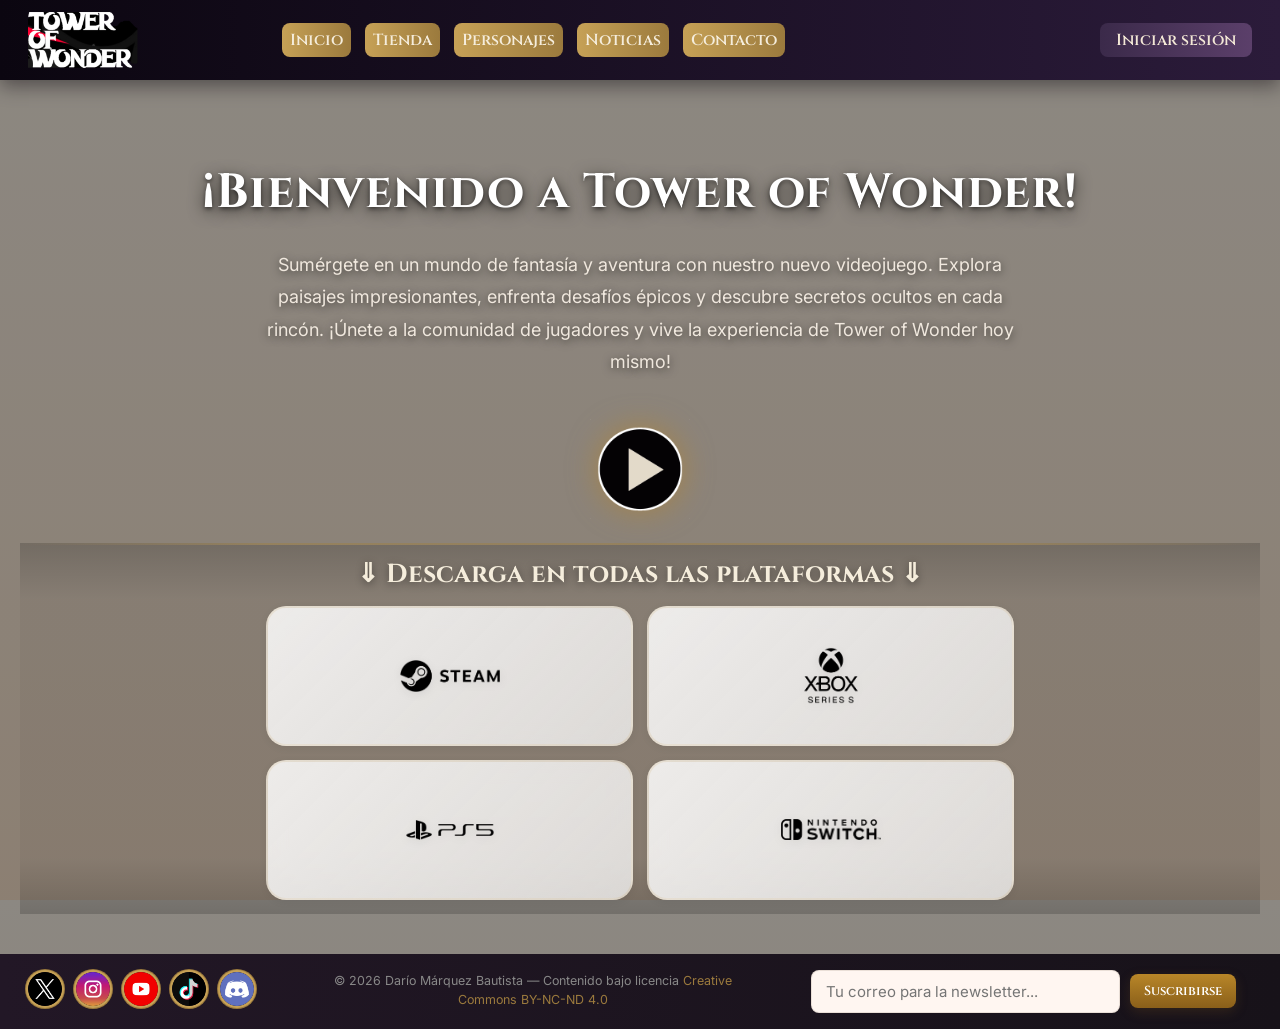
<file: index.html>
<!DOCTYPE html>
<html lang="es">
<head>
  <meta charset="UTF-8">
  <meta name="viewport" content="width=device-width, initial-scale=1.0">
  <title>Tower of Wonder - Inicio</title>
  <link rel="icon" type="image/x-icon" href="favicon.ico">
  <link rel="stylesheet" href="global.css">
  <link rel="stylesheet" href="index.css">
</head>
<body>

  <!-- Cabecera -->
  <header class="header">
    <a href="index.html" class="enlace-logo">
      <img src="assets/img/logo.png" alt="Tower of Wonder Logo" class="logo-imagen">
    </a>

    <div class="contenedor-menu">
      <ul class="menu-principal">
        <li class="item-navegacion">
          <a href="index.html" class="boton enlace-navegacion">Inicio</a>
        </li>
        <li class="item-navegacion">
          <a href="tienda.html" class="boton enlace-navegacion">Tienda</a>
        </li>
        <li class="item-navegacion">
          <a href="personajes.html" class="boton enlace-navegacion">Personajes</a>
        </li>
        <li class="item-navegacion">
          <a href="noticias.html" class="boton enlace-navegacion">Noticias</a>
        </li>
        <li class="item-navegacion">
          <a href="contacto.html" class="boton enlace-navegacion">Contacto</a>
        </li>
      </ul>
    </div>

    <a href="login.html" class="boton boton-oscuro boton-login">Iniciar sesión</a>
  </header>

  <!-- Contenido Principal -->
  <main class="principal contenido-pagina">
    <div class="contenedor-principal">
      <h1 class="titulo-principal">¡Bienvenido a Tower of Wonder!</h1>
      <p class="texto-principal">
        Sumérgete en un mundo de fantasía y aventura con nuestro nuevo videojuego. Explora
        paisajes impresionantes, enfrenta desafíos épicos y descubre secretos ocultos en cada
        rincón. ¡Únete a la comunidad de jugadores y vive la experiencia de Tower of Wonder hoy
        mismo!
      </p>
    </div>

    <div class="contenedor-multimedia-enlace">
      <a href="multimedia.html" class="enlace-multimedia">
        <img src="assets/img/video-play.png" alt="Ver Multimedia" class="imagen-play">
      </a>
    </div>

    <div class="contenedor-plataformas">
      <h2 class="titulo-plataformas">⇓ Descarga en todas las plataformas ⇓</h2>
      <div class="rejilla-plataformas" id="plataformas">
        <a href="https://store.steampowered.com/" class="tarjeta-plataforma" target="_blank">
          <img src="assets/img/plataformas_descarga/steam_logo.png" alt="Steam" class="imagen-plataforma">
        </a>
        <a href="https://www.xbox.com/es-ES/microsoft-store" class="tarjeta-plataforma" target="_blank">
          <img src="assets/img/plataformas_descarga/xbox_logo.png" alt="Xbox Series S/X" class="imagen-plataforma">
        </a>
        <a href="https://store.playstation.com/es-es/pages/latest" class="tarjeta-plataforma" target="_blank">
          <img src="assets/img/plataformas_descarga/ps5_logo.png" alt="PlayStation 5" class="imagen-plataforma">
        </a>
        <a href="https://www.nintendo.com/es-es/Nintendo-eShop/Nintendo-eShop-1806894.html" class="tarjeta-plataforma" target="_blank">
          <img src="assets/img/plataformas_descarga/switch_logo.png" alt="Nintendo Switch" class="imagen-plataforma">
        </a>
      </div>
    </div>
  </main>

  <!-- Pie de página -->
  <footer class="footer">
    <div class="enlaces-redes">
      <a href="https://twitter.com/" target="_blank" rel="noopener noreferrer">
        <img src="assets/img/redes_sociales/twitter.png" alt="Twitter" class="icono-redes">
      </a>
      <a href="https://instagram.com/" target="_blank" rel="noopener noreferrer">
        <img src="assets/img/redes_sociales/instagram.png" alt="Instagram" class="icono-redes">
      </a>
      <a href="https://youtube.com/" target="_blank" rel="noopener noreferrer">
        <img src="assets/img/redes_sociales/youtube.png" alt="YouTube" class="icono-redes">
      </a>
      <a href="https://tiktok.com/" target="_blank" rel="noopener noreferrer">
        <img src="assets/img/redes_sociales/tiktok.png" alt="TikTok" class="icono-redes">
      </a>
      <a href="https://discord.com/" target="_blank" rel="noopener noreferrer">
        <img src="assets/img/redes_sociales/discord.png" alt="Discord" class="icono-redes">
      </a>
    </div>

    <div class="licencia">
      <p class="texto-licencia">
        © 2026 Darío Márquez Bautista — Contenido bajo licencia
        <a href="https://creativecommons.org/licenses/by-nc-nd/4.0/" target="_blank" rel="noopener noreferrer">
          Creative Commons BY-NC-ND 4.0
        </a>
      </p>
    </div>

    <div class="newsletter">
      <form class="formulario-newsletter">
        <input type="email" placeholder="Tu correo para la newsletter..." class="correo-newsletter entrada-texto" required>
        <button type="submit" class="boton boton-dorado boton-newsletter">Suscribirse</button>
      </form>
    </div>
  </footer>

</body>
</html>
</file>
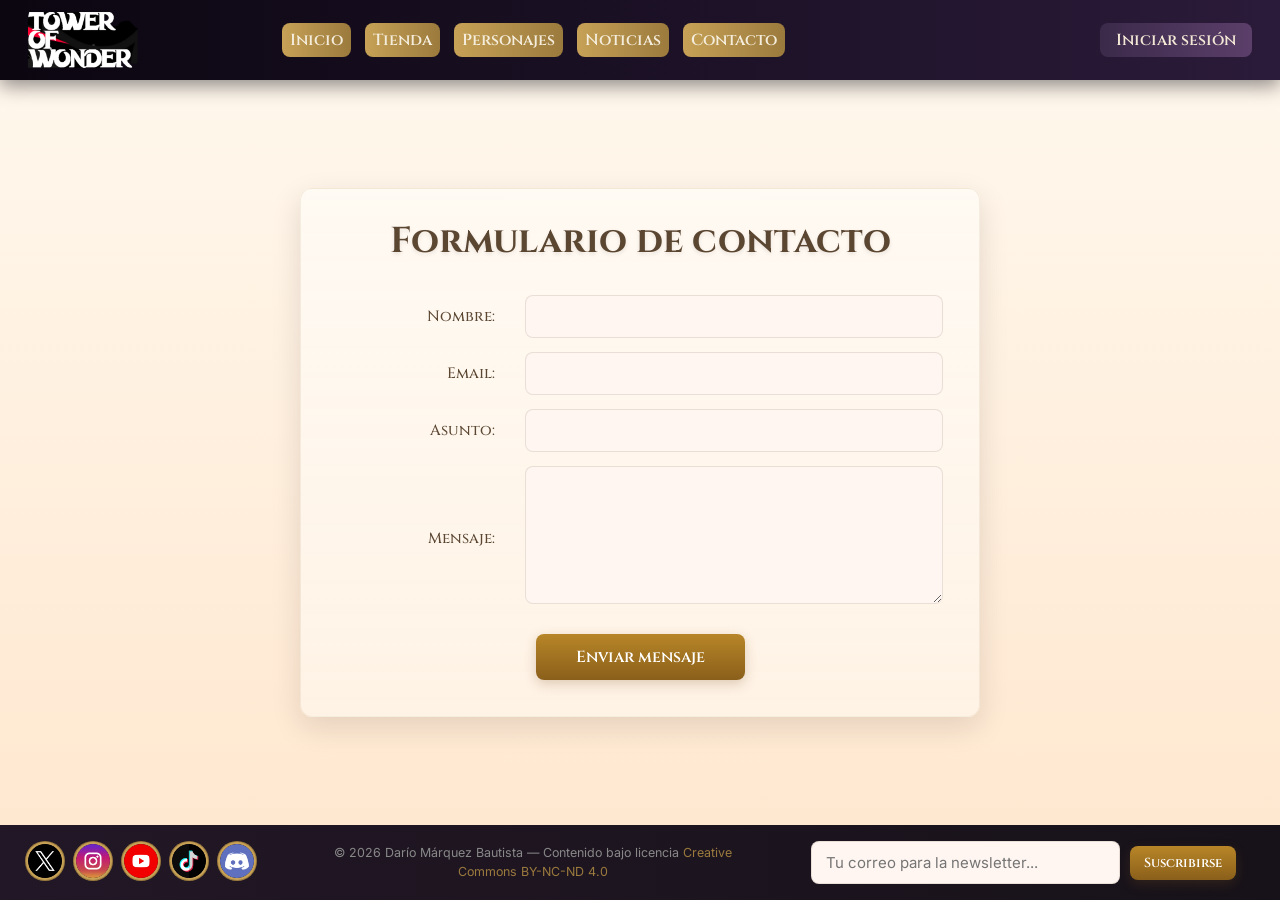
<file: contacto.html>
<!DOCTYPE html>
<html lang="es">
<head>
  <meta charset="UTF-8">
  <meta name="viewport" content="width=device-width, initial-scale=1.0">
  <title>Tower of Wonder - Contacto</title>
  <link rel="icon" type="image/x-icon" href="favicon.ico">
  <link rel="stylesheet" href="global.css">
  <link rel="stylesheet" href="contacto.css">
</head>
<body>

  <!-- header -->
  <header class="header">
    <a href="index.html" class="enlace-logo">
      <img src="assets/img/logo.png" alt="Tower of Wonder Logo" class="logo-imagen">
    </a>

    <div class="contenedor-menu">
      <ul class="menu-principal">
        <li class="item-navegacion">
          <a href="index.html" class="boton enlace-navegacion">Inicio</a>
        </li>
        <li class="item-navegacion">
          <a href="tienda.html" class="boton enlace-navegacion">Tienda</a>
        </li>
        <li class="item-navegacion">
          <a href="personajes.html" class="boton enlace-navegacion">Personajes</a>
        </li>
        <li class="item-navegacion">
          <a href="noticias.html" class="boton enlace-navegacion">Noticias</a>
        </li>
        <li class="item-navegacion">
          <a href="contacto.html" class="boton enlace-navegacion">Contacto</a>
        </li>
      </ul>
    </div>

    <a href="login.html" class="boton boton-oscuro boton-login">Iniciar sesión</a>
  </header>

  <!-- Contenido Principal -->
  <main class="principal contenido-pagina">
    <div class="tarjeta-formulario">
      <h1 class="titulo-formulario">Formulario de contacto</h1>

      <!-- Action vacío ya que es solo HTML/CSS -->
      <form class="formulario" action="#" method="get">
        
        <!-- Alertas (ejemplos de cómo se verían, ocultas por defecto o comentadas)
        <div class="alerta-exito">
          ✓ ¡Mensaje enviado correctamente! Te responderemos pronto.
        </div>
        <div class="alerta-error">
          Ocurrió un error al enviar el mensaje.
        </div>
        -->

        <div class="fila-formulario">
          <label for="contact-nombre">Nombre:</label>
          <div class="campo-formulario">
            <input class="entrada-texto"
              type="text"
              id="contact-nombre"
              name="nombre"
              required
              maxlength="100"
            />
          </div>
        </div>

        <div class="fila-formulario">
          <label for="contact-email">Email:</label>
          <div class="campo-formulario">
            <input class="entrada-texto"
              type="email"
              id="contact-email"
              name="email"
              required
            />
          </div>
        </div>

        <div class="fila-formulario">
          <label for="contact-asunto">Asunto:</label>
          <div class="campo-formulario">
            <input class="entrada-texto"
              type="text"
              id="contact-asunto"
              name="asunto"
              maxlength="150"
            />
          </div>
        </div>

        <div class="fila-formulario">
          <label for="contact-mensaje">Mensaje:</label>
          <div class="campo-formulario">
            <textarea class="entrada-texto"
              id="contact-mensaje"
              name="mensaje"
              rows="6"
              required
              maxlength="2000"
            ></textarea>
          </div>
        </div>

        <div class="fila-centrada">
          <button type="submit" class="boton boton-dorado boton-enviar">
            Enviar mensaje
          </button>
        </div>
      </form>
    </div>
  </main>

  <!-- Pie de página -->
  <footer class="footer">
    <div class="enlaces-redes">
      <a href="https://twitter.com/" target="_blank" rel="noopener noreferrer">
        <img src="assets/img/redes_sociales/twitter.png" alt="Twitter" class="icono-redes">
      </a>
      <a href="https://instagram.com/" target="_blank" rel="noopener noreferrer">
        <img src="assets/img/redes_sociales/instagram.png" alt="Instagram" class="icono-redes">
      </a>
      <a href="https://youtube.com/" target="_blank" rel="noopener noreferrer">
        <img src="assets/img/redes_sociales/youtube.png" alt="YouTube" class="icono-redes">
      </a>
      <a href="https://tiktok.com/" target="_blank" rel="noopener noreferrer">
        <img src="assets/img/redes_sociales/tiktok.png" alt="TikTok" class="icono-redes">
      </a>
      <a href="https://discord.com/" target="_blank" rel="noopener noreferrer">
        <img src="assets/img/redes_sociales/discord.png" alt="Discord" class="icono-redes">
      </a>
    </div>

    <div class="licencia">
      <p class="texto-licencia">
        © 2026 Darío Márquez Bautista — Contenido bajo licencia
        <a href="https://creativecommons.org/licenses/by-nc-nd/4.0/" target="_blank" rel="noopener noreferrer">
          Creative Commons BY-NC-ND 4.0
        </a>
      </p>
    </div>

    <div class="newsletter">
      <form class="formulario-newsletter" action="#" method="get">
        <input type="email" placeholder="Tu correo para la newsletter..." class="correo-newsletter entrada-texto" required>
        <button type="submit" class="boton boton-dorado boton-newsletter">Suscribirse</button>
      </form>
    </div>
  </footer>

</body>
</html>
</file>
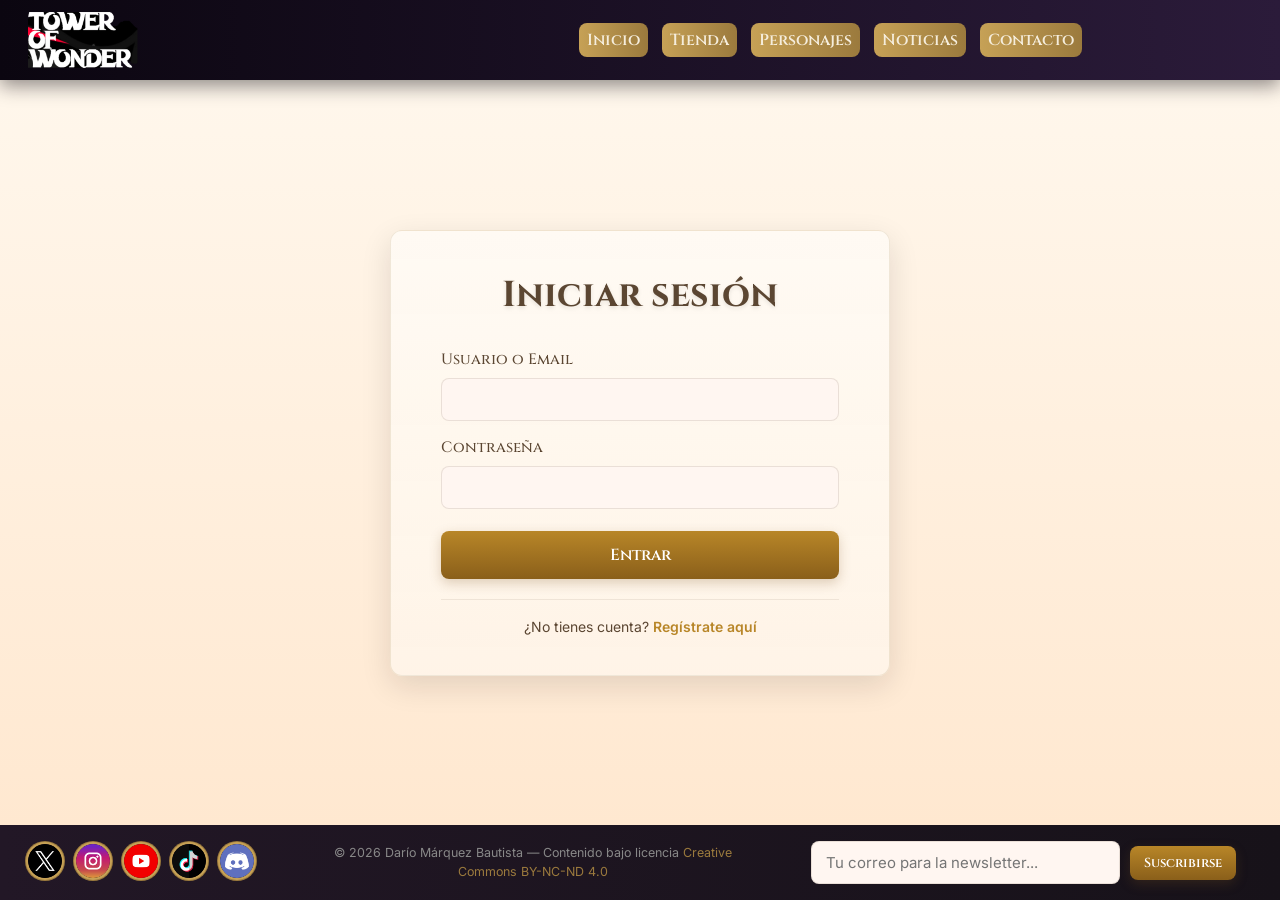
<file: login.html>
<!DOCTYPE html>
<html lang="es">
<head>
  <meta charset="UTF-8">
  <meta name="viewport" content="width=device-width, initial-scale=1.0">
  <title>Tower of Wonder - Iniciar Sesión</title>
  <link rel="icon" type="image/x-icon" href="favicon.ico">
  <link rel="stylesheet" href="global.css">
  <link rel="stylesheet" href="login.css">
</head>
<body>

  <!-- header -->
  <header class="header">
    <a href="index.html" class="enlace-logo">
      <img src="assets/img/logo.png" alt="Tower of Wonder Logo" class="logo-imagen">
    </a>

    <div class="contenedor-menu">
      <ul class="menu-principal">
        <li class="item-navegacion">
          <a href="index.html" class="boton enlace-navegacion">Inicio</a>
        </li>
        <li class="item-navegacion">
          <a href="tienda.html" class="boton enlace-navegacion">Tienda</a>
        </li>
        <li class="item-navegacion">
          <a href="personajes.html" class="boton enlace-navegacion">Personajes</a>
        </li>
        <li class="item-navegacion">
          <a href="noticias.html" class="boton enlace-navegacion">Noticias</a>
        </li>
        <li class="item-navegacion">
          <a href="contacto.html" class="boton enlace-navegacion">Contacto</a>
        </li>
      </ul>
    </div>
  </header>

  <!-- Contenido Principal -->
  <main class="principal contenido-pagina">
    <div class="contenedor-login">
      <div class="contenido-login">
        <h2 class="titulo-login">Iniciar sesión</h2>
        
        <form action="index.html" method="get">
          <div class="fila-formulario">
            <label for="login-username">Usuario o Email</label>
            <div class="campo-formulario">
              <input class="entrada-texto" 
                type="text" 
                id="login-username" 
                name="username" 
                required 
              />
            </div>
          </div>
          
          <div class="fila-formulario">
            <label for="login-password">Contraseña</label>
            <div class="campo-formulario">
              <input class="entrada-texto" 
                type="password" 
                id="login-password" 
                name="password" 
                required 
              />
            </div>
          </div>
          
          <div class="fila-centrada">
            <button type="submit" class="boton boton-dorado boton-enviar">
              Entrar
            </button>
          </div>
        </form>

        <div class="pie-formulario">
          <p>
            ¿No tienes cuenta? <a href="#">Regístrate aquí</a>
          </p>
        </div>
      </div>
    </div>
  </main>

  <!-- Pie de página -->
  <footer class="footer">
    <div class="enlaces-redes">
      <a href="https://twitter.com/" target="_blank" rel="noopener noreferrer">
        <img src="assets/img/redes_sociales/twitter.png" alt="Twitter" class="icono-redes">
      </a>
      <a href="https://instagram.com/" target="_blank" rel="noopener noreferrer">
        <img src="assets/img/redes_sociales/instagram.png" alt="Instagram" class="icono-redes">
      </a>
      <a href="https://youtube.com/" target="_blank" rel="noopener noreferrer">
        <img src="assets/img/redes_sociales/youtube.png" alt="YouTube" class="icono-redes">
      </a>
      <a href="https://tiktok.com/" target="_blank" rel="noopener noreferrer">
        <img src="assets/img/redes_sociales/tiktok.png" alt="TikTok" class="icono-redes">
      </a>
      <a href="https://discord.com/" target="_blank" rel="noopener noreferrer">
        <img src="assets/img/redes_sociales/discord.png" alt="Discord" class="icono-redes">
      </a>
    </div>

    <div class="licencia">
      <p class="texto-licencia">
        © 2026 Darío Márquez Bautista — Contenido bajo licencia
        <a href="https://creativecommons.org/licenses/by-nc-nd/4.0/" target="_blank" rel="noopener noreferrer">
          Creative Commons BY-NC-ND 4.0
        </a>
      </p>
    </div>

    <div class="newsletter">
      <form class="formulario-newsletter" action="#" method="get">
        <input type="email" placeholder="Tu correo para la newsletter..." class="correo-newsletter entrada-texto" required>
        <button type="submit" class="boton boton-dorado boton-newsletter">Suscribirse</button>
      </form>
    </div>
  </footer>

</body>
</html>
</file>
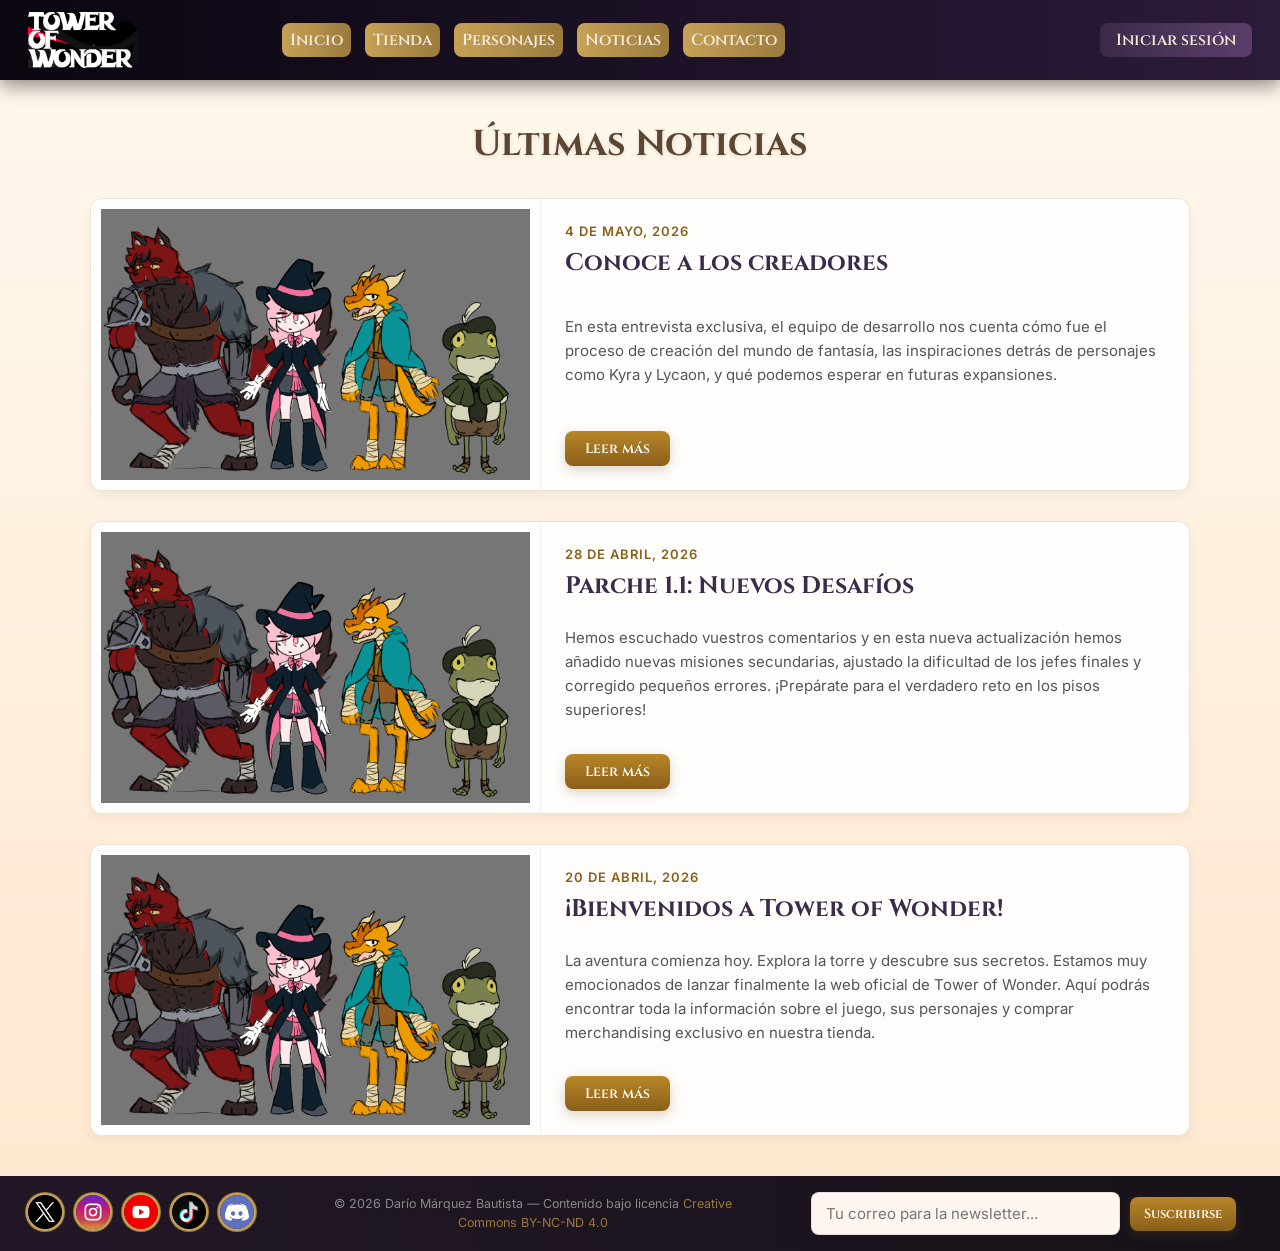
<file: noticias.html>
<!DOCTYPE html>
<html lang="es">
<head>
  <meta charset="UTF-8">
  <meta name="viewport" content="width=device-width, initial-scale=1.0">
  <title>Tower of Wonder - Noticias</title>
  <link rel="icon" type="image/x-icon" href="favicon.ico">
  <link rel="stylesheet" href="global.css">
  <link rel="stylesheet" href="noticias.css">
</head>
<body>

  <!-- header -->
  <header class="header">
    <a href="index.html" class="enlace-logo">
      <img src="assets/img/logo.png" alt="Tower of Wonder Logo" class="logo-imagen">
    </a>

    <div class="contenedor-menu">
      <ul class="menu-principal">
        <li class="item-navegacion">
          <a href="index.html" class="boton enlace-navegacion">Inicio</a>
        </li>
        <li class="item-navegacion">
          <a href="tienda.html" class="boton enlace-navegacion">Tienda</a>
        </li>
        <li class="item-navegacion">
          <a href="personajes.html" class="boton enlace-navegacion">Personajes</a>
        </li>
        <li class="item-navegacion">
          <a href="noticias.html" class="boton enlace-navegacion">Noticias</a>
        </li>
        <li class="item-navegacion">
          <a href="contacto.html" class="boton enlace-navegacion">Contacto</a>
        </li>
      </ul>
    </div>

    <a href="login.html" class="boton boton-oscuro boton-login">Iniciar sesión</a>
  </header>

  <!-- Contenido Principal -->
  <main class="principal contenido-pagina">
    <h1 class="titulo-seccion">Últimas Noticias</h1>
    
    <div class="lista-noticias">
      
      <!-- Noticia 1 -->
      <article class="tarjeta-noticia">
        <div class="contenedor-imagen-noticia">
          <img src="assets/img/noticias/welcome.png" alt="Entrevista a los creadores" class="imagen-noticia">
        </div>
        <div class="contenido-noticia">
          <div class="cabecera-noticia">
            <span class="fecha-noticia">4 de Mayo, 2026</span>
            <h2 class="titulo-noticia">Conoce a los creadores</h2>
          </div>
          <p class="resumen-noticia">En esta entrevista exclusiva, el equipo de desarrollo nos cuenta cómo fue el proceso de creación del mundo de fantasía, las inspiraciones detrás de personajes como Kyra y Lycaon, y qué podemos esperar en futuras expansiones.</p>
          <a href="#" class="boton boton-dorado boton-leer-mas">Leer más</a>
        </div>
      </article>

      <!-- Noticia 2 -->
      <article class="tarjeta-noticia">
        <div class="contenedor-imagen-noticia">
          <img src="assets/img/noticias/welcome.png" alt="Actualización 1.1" class="imagen-noticia">
        </div>
        <div class="contenido-noticia">
          <div class="cabecera-noticia">
            <span class="fecha-noticia">28 de Abril, 2026</span>
            <h2 class="titulo-noticia">Parche 1.1: Nuevos Desafíos</h2>
          </div>
          <p class="resumen-noticia">Hemos escuchado vuestros comentarios y en esta nueva actualización hemos añadido nuevas misiones secundarias, ajustado la dificultad de los jefes finales y corregido pequeños errores. ¡Prepárate para el verdadero reto en los pisos superiores!</p>
          <a href="#" class="boton boton-dorado boton-leer-mas">Leer más</a>
        </div>
      </article>

      <!-- Noticia 3 -->
       <article class="tarjeta-noticia">
        <div class="contenedor-imagen-noticia">
          <img src="assets/img/noticias/welcome.png" alt="¡Bienvenidos a Tower of Wonder!" class="imagen-noticia" onerror="this.src='assets/img/logo.png'">
        </div>
        <div class="contenido-noticia">
          <div class="cabecera-noticia">
            <span class="fecha-noticia">20 de Abril, 2026</span>
            <h2 class="titulo-noticia">¡Bienvenidos a Tower of Wonder!</h2>
          </div>
          <p class="resumen-noticia">La aventura comienza hoy. Explora la torre y descubre sus secretos. Estamos muy emocionados de lanzar finalmente la web oficial de Tower of Wonder. Aquí podrás encontrar toda la información sobre el juego, sus personajes y comprar merchandising exclusivo en nuestra tienda.</p>
          <a href="#" class="boton boton-dorado boton-leer-mas">Leer más</a>
        </div>
      </article>

    </div>
  </main>

  <!-- Pie de página -->
  <footer class="footer">
    <div class="enlaces-redes">
      <a href="https://twitter.com/" target="_blank" rel="noopener noreferrer">
        <img src="assets/img/redes_sociales/twitter.png" alt="Twitter" class="icono-redes">
      </a>
      <a href="https://instagram.com/" target="_blank" rel="noopener noreferrer">
        <img src="assets/img/redes_sociales/instagram.png" alt="Instagram" class="icono-redes">
      </a>
      <a href="https://youtube.com/" target="_blank" rel="noopener noreferrer">
        <img src="assets/img/redes_sociales/youtube.png" alt="YouTube" class="icono-redes">
      </a>
      <a href="https://tiktok.com/" target="_blank" rel="noopener noreferrer">
        <img src="assets/img/redes_sociales/tiktok.png" alt="TikTok" class="icono-redes">
      </a>
      <a href="https://discord.com/" target="_blank" rel="noopener noreferrer">
        <img src="assets/img/redes_sociales/discord.png" alt="Discord" class="icono-redes">
      </a>
    </div>

    <div class="licencia">
      <p class="texto-licencia">
        © 2026 Darío Márquez Bautista — Contenido bajo licencia
        <a href="https://creativecommons.org/licenses/by-nc-nd/4.0/" target="_blank" rel="noopener noreferrer">
          Creative Commons BY-NC-ND 4.0
        </a>
      </p>
    </div>

    <div class="newsletter">
      <form class="formulario-newsletter" action="#" method="get">
        <input type="email" placeholder="Tu correo para la newsletter..." class="correo-newsletter entrada-texto" required>
        <button type="submit" class="boton boton-dorado boton-newsletter">Suscribirse</button>
      </form>
    </div>
  </footer>

</body>
</html>
</file>
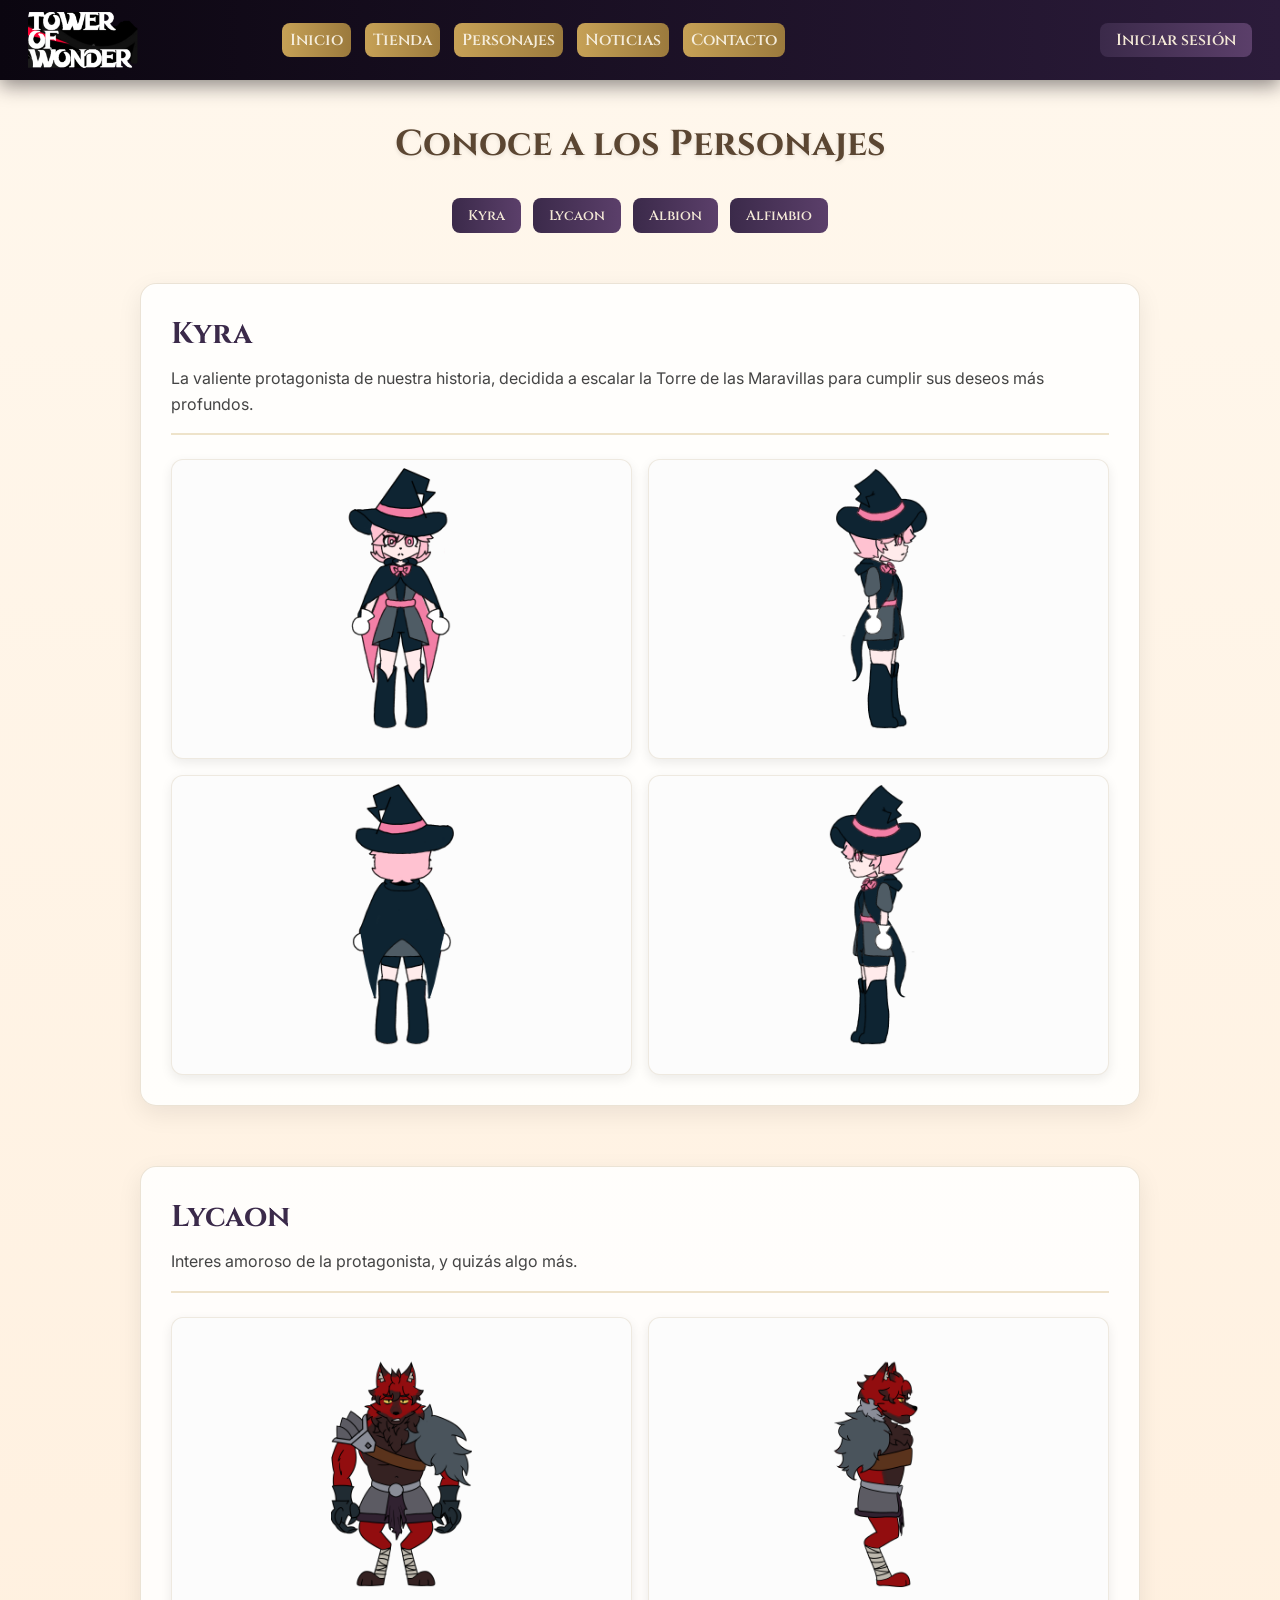
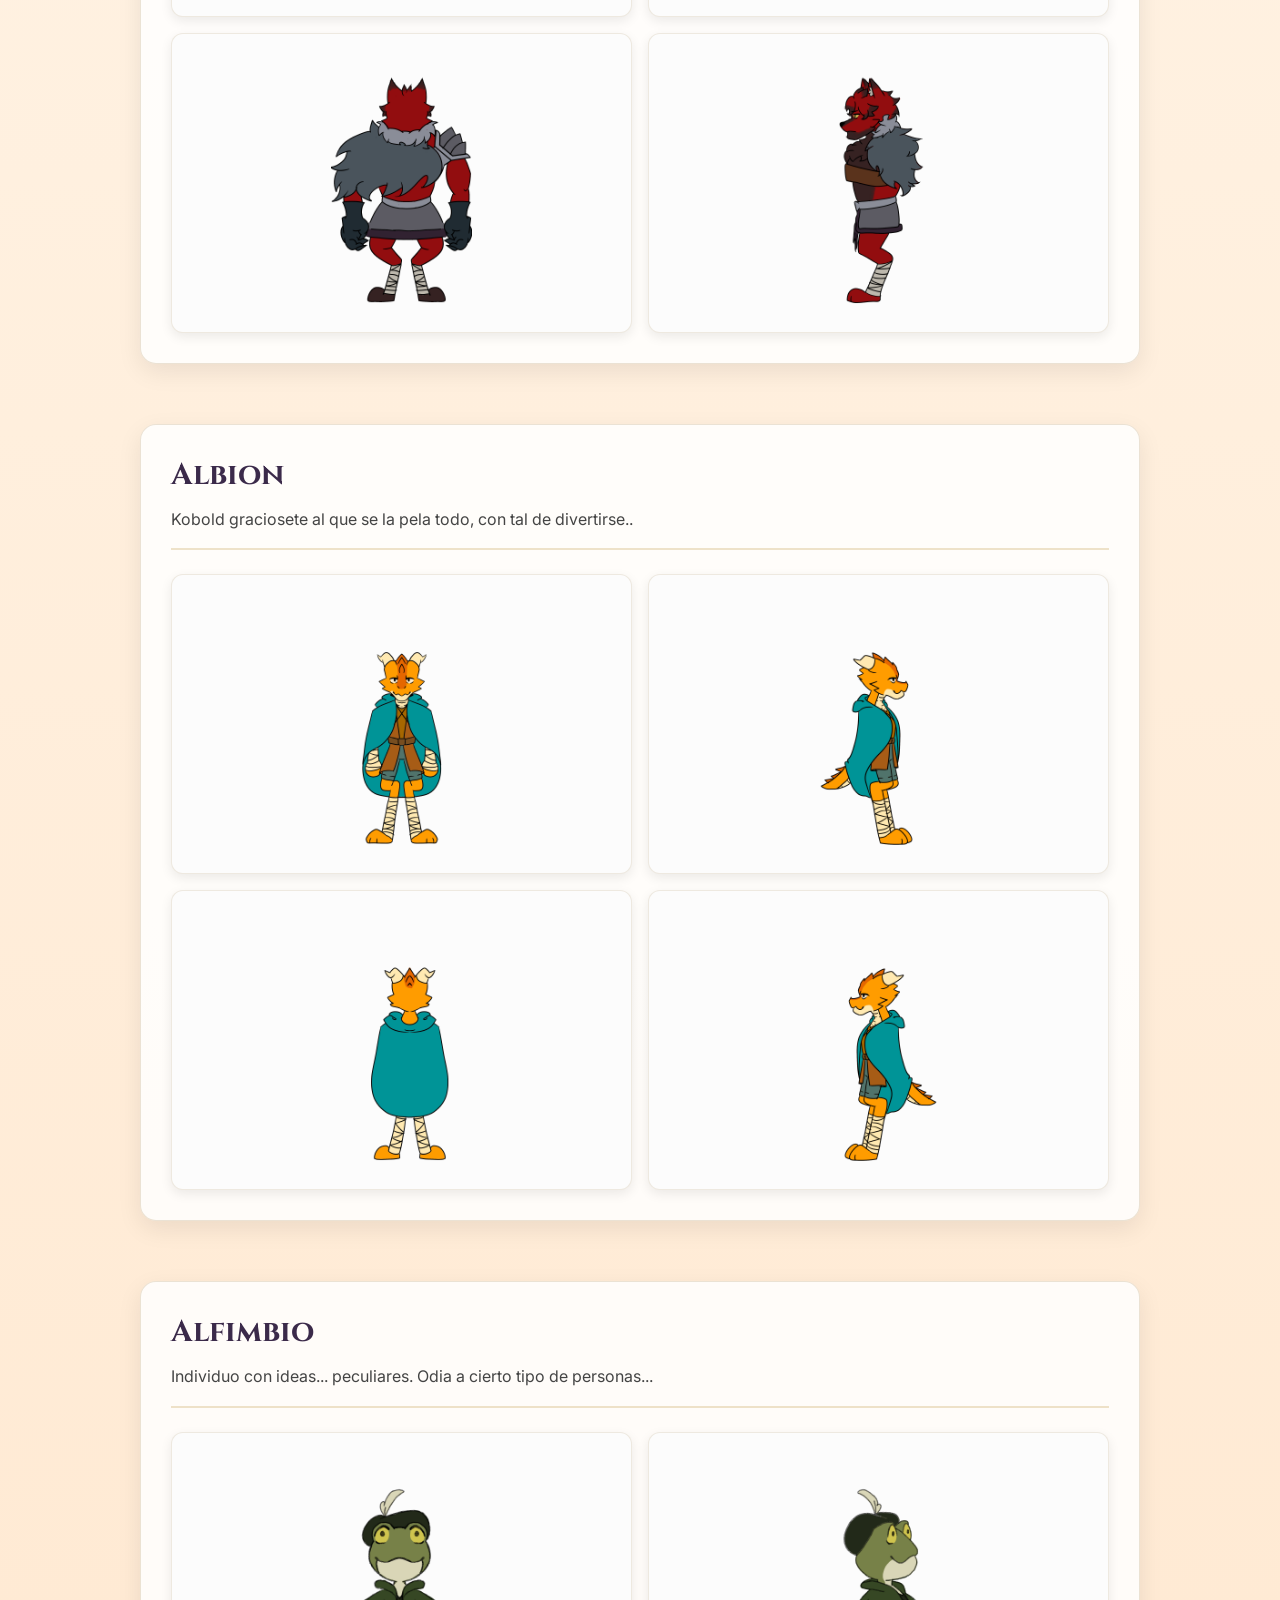
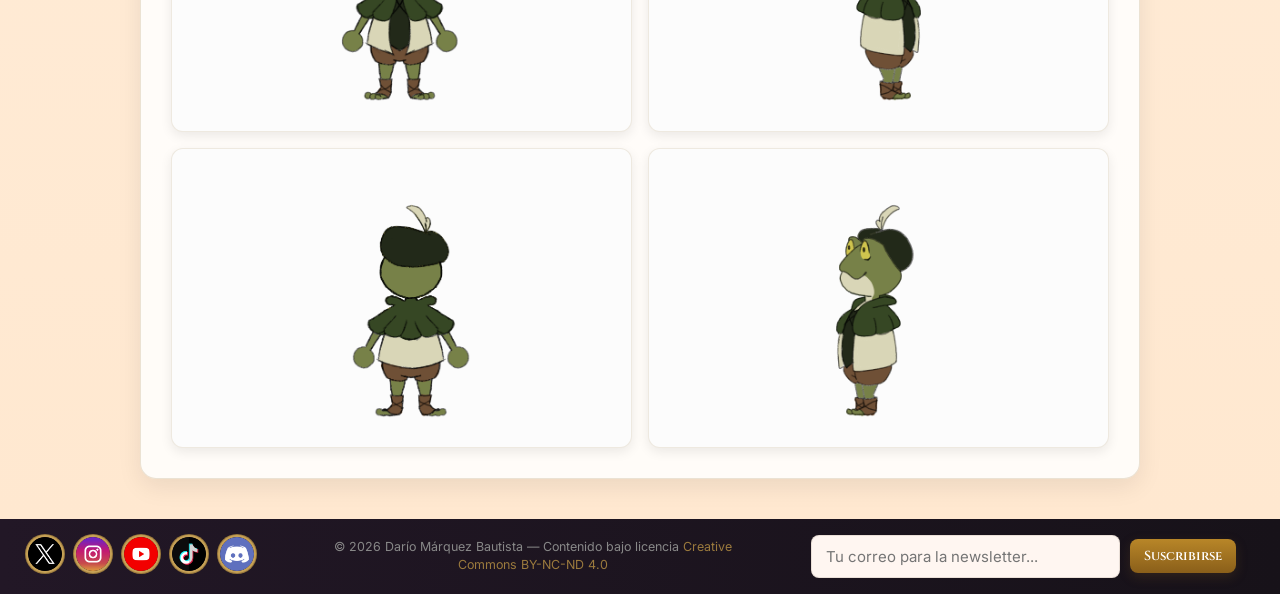
<file: personajes.html>
<!DOCTYPE html>
<html lang="es">
<head>
  <meta charset="UTF-8">
  <meta name="viewport" content="width=device-width, initial-scale=1.0">
  <title>Tower of Wonder - Personajes</title>
  <link rel="icon" type="image/x-icon" href="favicon.ico">
  <link rel="stylesheet" href="global.css">
  <link rel="stylesheet" href="personajes.css">
</head>
<body>

  <!-- header -->
  <header class="header">
    <a href="index.html" class="enlace-logo">
      <img src="assets/img/logo.png" alt="Tower of Wonder Logo" class="logo-imagen">
    </a>

    <div class="contenedor-menu">
      <ul class="menu-principal">
        <li class="item-navegacion">
          <a href="index.html" class="boton enlace-navegacion">Inicio</a>
        </li>
        <li class="item-navegacion">
          <a href="tienda.html" class="boton enlace-navegacion">Tienda</a>
        </li>
        <li class="item-navegacion">
          <a href="personajes.html" class="boton enlace-navegacion">Personajes</a>
        </li>
        <li class="item-navegacion">
          <a href="noticias.html" class="boton enlace-navegacion">Noticias</a>
        </li>
        <li class="item-navegacion">
          <a href="contacto.html" class="boton enlace-navegacion">Contacto</a>
        </li>
      </ul>
    </div>

    <a href="login.html" class="boton boton-oscuro boton-login">Iniciar sesión</a>
  </header>

  <!-- Contenido Principal -->
  <main class="principal contenido-pagina">
    <h1 class="titulo-seccion">Conoce a los Personajes</h1>
    
    <!-- Menú de navegación interna (anclas) -->
    <div class="menu-anclas">
      <a href="#kyra" class="boton boton-oscuro boton-ancla">Kyra</a>
      <a href="#lycaon" class="boton boton-oscuro boton-ancla">Lycaon</a>
      <a href="#albion" class="boton boton-oscuro boton-ancla">Albion</a>
      <a href="#alfimbio" class="boton boton-oscuro boton-ancla">Alfimbio</a>
    </div>

    <div class="lista-personajes">
      
      <!-- Personaje 1: Kyra -->
      <section id="kyra" class="seccion-personaje">
        <div class="cabecera-personaje">
          <h2 class="nombre-personaje">Kyra</h2>
          <p class="descripcion-personaje">La valiente protagonista de nuestra historia, decidida a escalar la Torre de las Maravillas para cumplir sus deseos más profundos.</p>
        </div>
        <div class="galeria-personaje">
          <div class="contenedor-imagen-galeria">
            <img src="assets/img/personajes/kyra/kyra-1.png" alt="Kyra - Imagen 1" class="imagen-galeria">
          </div>
          <div class="contenedor-imagen-galeria">
            <img src="assets/img/personajes/kyra/kyra-2.png" alt="Kyra - Imagen 2" class="imagen-galeria">
          </div>
          <div class="contenedor-imagen-galeria">
            <img src="assets/img/personajes/kyra/kyra-3.png" alt="Kyra - Imagen 3" class="imagen-galeria">
          </div>
          <div class="contenedor-imagen-galeria">
            <img src="assets/img/personajes/kyra/kyra-4.png" alt="Kyra - Imagen 4" class="imagen-galeria">
          </div>
        </div>
      </section>

      <!-- Personaje 2: Lycaon -->
      <section id="lycaon" class="seccion-personaje">
        <div class="cabecera-personaje">
          <h2 class="nombre-personaje">Lycaon</h2>
          <p class="descripcion-personaje">Interes amoroso de la protagonista, y quizás algo más.</p>
        </div>
        <div class="galeria-personaje">
          <div class="contenedor-imagen-galeria">
            <img src="assets/img/personajes/lycaon/lycaon-1.png" alt="Lycaon - Imagen 1" class="imagen-galeria">
          </div>
          <div class="contenedor-imagen-galeria">
            <img src="assets/img/personajes/lycaon/lycaon-2.png" alt="Lycaon - Imagen 2" class="imagen-galeria">
          </div>
          <div class="contenedor-imagen-galeria">
            <img src="assets/img/personajes/lycaon/lycaon-3.png" alt="Lycaon - Imagen 3" class="imagen-galeria">
          </div>
          <div class="contenedor-imagen-galeria">
            <img src="assets/img/personajes/lycaon/lycaon-4.png" alt="Lycaon - Imagen 4" class="imagen-galeria">
          </div>
        </div>
      </section>

      <!-- Personaje 3: Albion -->
      <section id="albion" class="seccion-personaje">
        <div class="cabecera-personaje">
          <h2 class="nombre-personaje">Albion</h2>
          <p class="descripcion-personaje">Kobold graciosete al que se la pela todo, con tal de divertirse..</p>
        </div>
        <div class="galeria-personaje">
          <div class="contenedor-imagen-galeria">
            <img src="assets/img/personajes/albion/albion-1.png" alt="Albion - Imagen 1" class="imagen-galeria">
          </div>
          <div class="contenedor-imagen-galeria">
            <img src="assets/img/personajes/albion/albion-2.png" alt="Albion - Imagen 2" class="imagen-galeria">
          </div>
          <div class="contenedor-imagen-galeria">
            <img src="assets/img/personajes/albion/albion-3.png" alt="Albion - Imagen 3" class="imagen-galeria">
          </div>
          <div class="contenedor-imagen-galeria">
            <img src="assets/img/personajes/albion/albion-4.png" alt="Albion - Imagen 4" class="imagen-galeria">
          </div>
        </div>
      </section>

      <!-- Personaje 4: Alfimbio -->
      <section id="alfimbio" class="seccion-personaje">
        <div class="cabecera-personaje">
          <h2 class="nombre-personaje">Alfimbio</h2>
          <p class="descripcion-personaje">Individuo con ideas... peculiares. Odia a cierto tipo de personas...</p>
        </div>
        <div class="galeria-personaje">
          <div class="contenedor-imagen-galeria">
            <img src="assets/img/personajes/alfimbio/alfimbio-1.png" alt="Alfimbio - Imagen 1" class="imagen-galeria">
          </div>
          <div class="contenedor-imagen-galeria">
            <img src="assets/img/personajes/alfimbio/alfimbio-2.png" alt="Alfimbio - Imagen 2" class="imagen-galeria">
          </div>
          <div class="contenedor-imagen-galeria">
            <img src="assets/img/personajes/alfimbio/alfimbio-3.png" alt="Alfimbio - Imagen 3" class="imagen-galeria">
          </div>
          <div class="contenedor-imagen-galeria">
            <img src="assets/img/personajes/alfimbio/alfimbio-4.png" alt="Alfimbio - Imagen 4" class="imagen-galeria">
          </div>
        </div>
      </section>

    </div>
  </main>

  <!-- Pie de página -->
  <footer class="footer">
    <div class="enlaces-redes">
      <a href="https://twitter.com/" target="_blank" rel="noopener noreferrer">
        <img src="assets/img/redes_sociales/twitter.png" alt="Twitter" class="icono-redes">
      </a>
      <a href="https://instagram.com/" target="_blank" rel="noopener noreferrer">
        <img src="assets/img/redes_sociales/instagram.png" alt="Instagram" class="icono-redes">
      </a>
      <a href="https://youtube.com/" target="_blank" rel="noopener noreferrer">
        <img src="assets/img/redes_sociales/youtube.png" alt="YouTube" class="icono-redes">
      </a>
      <a href="https://tiktok.com/" target="_blank" rel="noopener noreferrer">
        <img src="assets/img/redes_sociales/tiktok.png" alt="TikTok" class="icono-redes">
      </a>
      <a href="https://discord.com/" target="_blank" rel="noopener noreferrer">
        <img src="assets/img/redes_sociales/discord.png" alt="Discord" class="icono-redes">
      </a>
    </div>

    <div class="licencia">
      <p class="texto-licencia">
        © 2026 Darío Márquez Bautista — Contenido bajo licencia
        <a href="https://creativecommons.org/licenses/by-nc-nd/4.0/" target="_blank" rel="noopener noreferrer">
          Creative Commons BY-NC-ND 4.0
        </a>
      </p>
    </div>

    <div class="newsletter">
      <form class="formulario-newsletter" action="#" method="get">
        <input type="email" placeholder="Tu correo para la newsletter..." class="correo-newsletter entrada-texto" required>
        <button type="submit" class="boton boton-dorado boton-newsletter">Suscribirse</button>
      </form>
    </div>
  </footer>

</body>
</html>
</file>
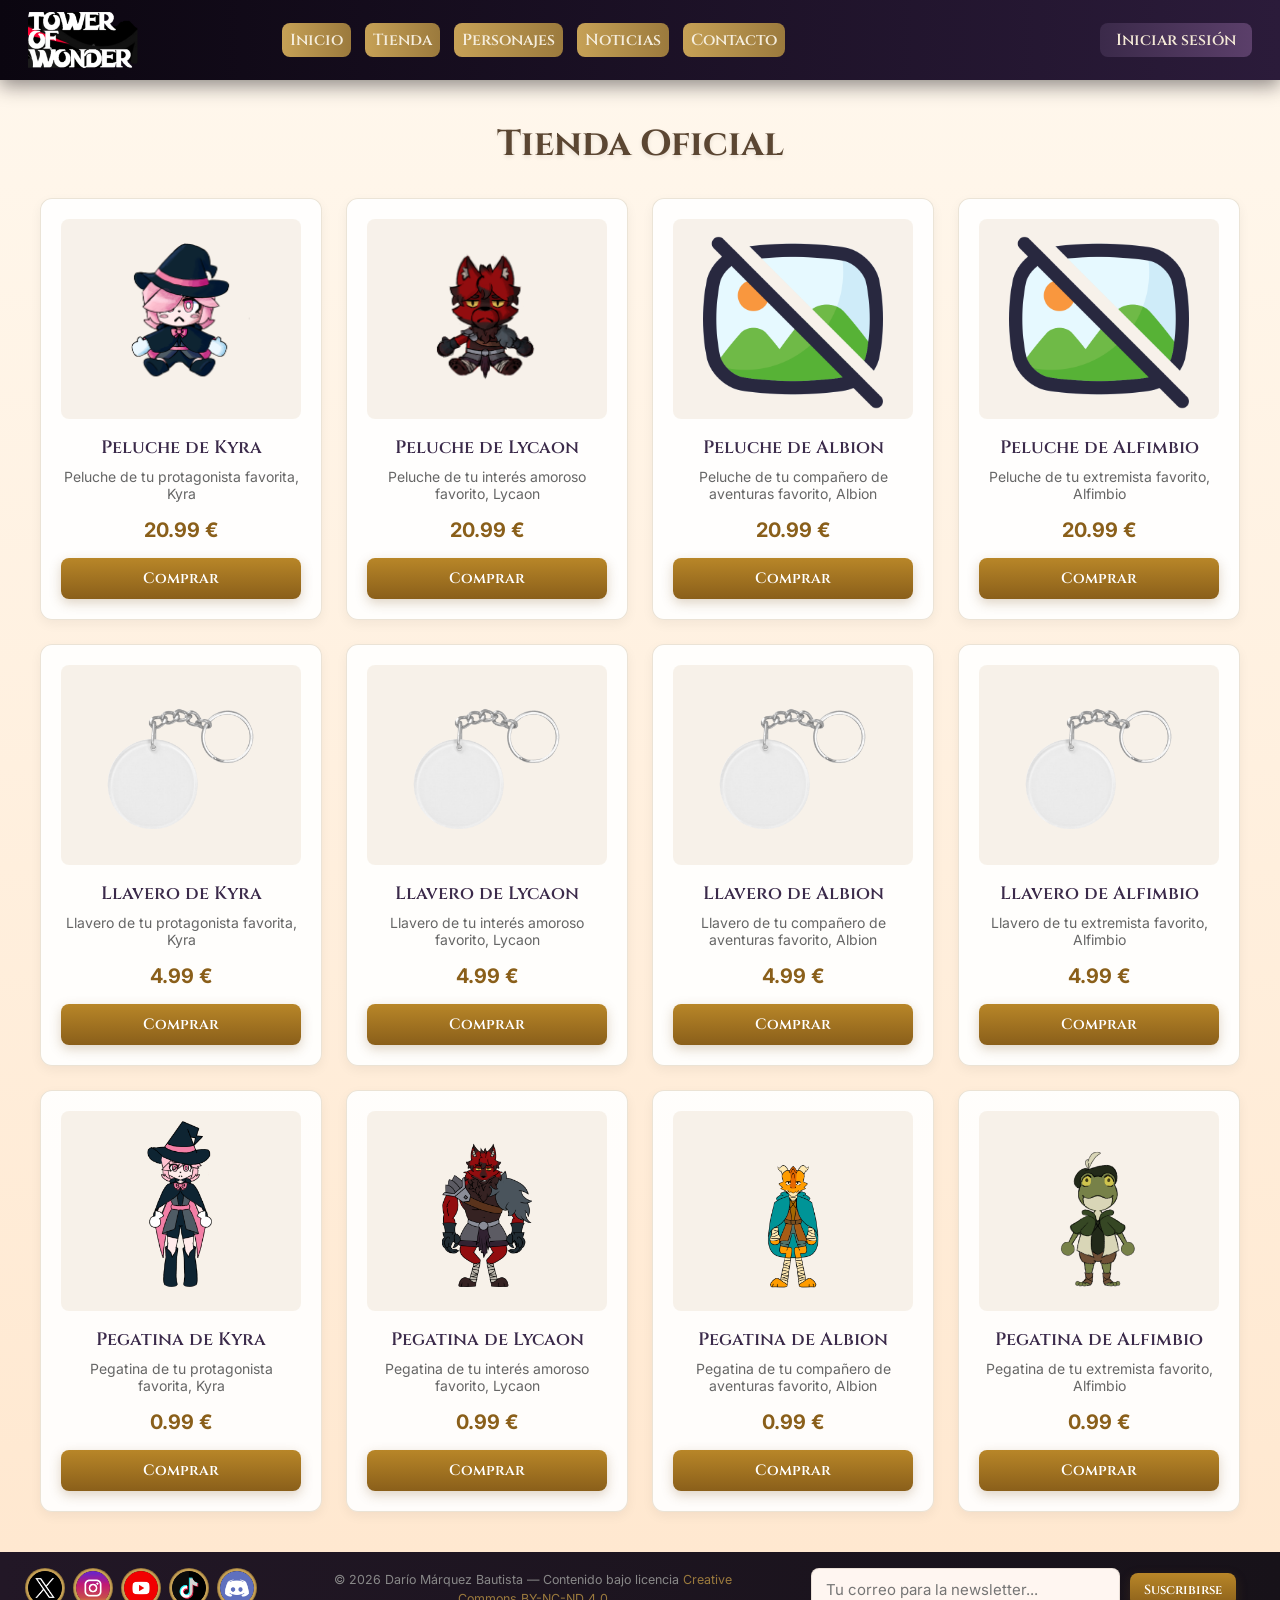
<file: tienda.html>
<!DOCTYPE html>
<html lang="es">
<head>
  <meta charset="UTF-8">
  <meta name="viewport" content="width=device-width, initial-scale=1.0">
  <title>Tower of Wonder - Tienda</title>
  <link rel="icon" type="image/x-icon" href="favicon.ico">
  <link rel="stylesheet" href="global.css">
  <link rel="stylesheet" href="tienda.css">
</head>
<body>

  <!-- header -->
  <header class="header">
    <a href="index.html" class="enlace-logo">
      <img src="assets/img/logo.png" alt="Tower of Wonder Logo" class="logo-imagen">
    </a>

    <div class="contenedor-menu">
      <ul class="menu-principal">
        <li class="item-navegacion">
          <a href="index.html" class="boton enlace-navegacion">Inicio</a>
        </li>
        <li class="item-navegacion">
          <a href="tienda.html" class="boton enlace-navegacion">Tienda</a>
        </li>
        <li class="item-navegacion">
          <a href="personajes.html" class="boton enlace-navegacion">Personajes</a>
        </li>
        <li class="item-navegacion">
          <a href="noticias.html" class="boton enlace-navegacion">Noticias</a>
        </li>
        <li class="item-navegacion">
          <a href="contacto.html" class="boton enlace-navegacion">Contacto</a>
        </li>
      </ul>
    </div>

    <a href="login.html" class="boton boton-oscuro boton-login">Iniciar sesión</a>
  </header>

  <!-- Contenido Principal -->
  <main class="principal contenido-pagina">
    <h1 class="titulo-tienda">Tienda Oficial</h1>
    
    <div class="rejilla-productos">
      <!-- Producto 1 -->
      <div class="tarjeta-producto">
        <div class="contenedor-imagen-producto">
          <img src="assets/img/productos/peluche_kyra.png" alt="Peluche de Kyra" class="imagen-producto">
        </div>
        <h3 class="nombre-producto">Peluche de Kyra</h3>
        <p class="descripcion-producto">Peluche de tu protagonista favorita, Kyra</p>
        <span class="precio-producto">20.99 €</span>
        <a href="#" class="boton boton-dorado boton-comprar">Comprar</a>
      </div>

      <!-- Producto 2 -->
      <div class="tarjeta-producto">
        <div class="contenedor-imagen-producto">
          <img src="assets/img/productos/peluche_lycaon.png" alt="Peluche de Lycaon" class="imagen-producto">
        </div>
        <h3 class="nombre-producto">Peluche de Lycaon</h3>
        <p class="descripcion-producto">Peluche de tu interés amoroso favorito, Lycaon</p>
        <span class="precio-producto">20.99 €</span>
        <a href="#" class="boton boton-dorado boton-comprar">Comprar</a>
      </div>

      <!-- Producto 3 -->
      <div class="tarjeta-producto">
        <div class="contenedor-imagen-producto">
          <img src="assets/img/productos/no-imagen.png" alt="Peluche de Albion" class="imagen-producto">
        </div>
        <h3 class="nombre-producto">Peluche de Albion</h3>
        <p class="descripcion-producto">Peluche de tu compañero de aventuras favorito, Albion</p>
        <span class="precio-producto">20.99 €</span>
        <a href="#" class="boton boton-dorado boton-comprar">Comprar</a>
      </div>

      <!-- Producto 4 -->
      <div class="tarjeta-producto">
        <div class="contenedor-imagen-producto">
          <img src="assets/img/productos/no-imagen.png" alt="Peluche de Alfimbio" class="imagen-producto">
        </div>
        <h3 class="nombre-producto">Peluche de Alfimbio</h3>
        <p class="descripcion-producto">Peluche de tu extremista favorito, Alfimbio</p>
        <span class="precio-producto">20.99 €</span>
        <a href="#" class="boton boton-dorado boton-comprar">Comprar</a>
      </div>

      <!-- Producto 5 -->
      <div class="tarjeta-producto">
        <div class="contenedor-imagen-producto">
          <img src="assets/img/productos/llavero.png" alt="Llavero de Kyra" class="imagen-producto">
        </div>
        <h3 class="nombre-producto">Llavero de Kyra</h3>
        <p class="descripcion-producto">Llavero de tu protagonista favorita, Kyra</p>
        <span class="precio-producto">4.99 €</span>
        <a href="#" class="boton boton-dorado boton-comprar">Comprar</a>
      </div>

      <!-- Producto 6 -->
      <div class="tarjeta-producto">
        <div class="contenedor-imagen-producto">
          <img src="assets/img/productos/llavero.png" alt="Llavero de Lycaon" class="imagen-producto">
        </div>
        <h3 class="nombre-producto">Llavero de Lycaon</h3>
        <p class="descripcion-producto">Llavero de tu interés amoroso favorito, Lycaon</p>
        <span class="precio-producto">4.99 €</span>
        <a href="#" class="boton boton-dorado boton-comprar">Comprar</a>
      </div>

      <!-- Producto 7 -->
      <div class="tarjeta-producto">
        <div class="contenedor-imagen-producto">
          <img src="assets/img/productos/llavero.png" alt="Llavero de Albion" class="imagen-producto">
        </div>
        <h3 class="nombre-producto">Llavero de Albion</h3>
        <p class="descripcion-producto">Llavero de tu compañero de aventuras favorito, Albion</p>
        <span class="precio-producto">4.99 €</span>
        <a href="#" class="boton boton-dorado boton-comprar">Comprar</a>
      </div>

      <!-- Producto 8 -->
      <div class="tarjeta-producto">
        <div class="contenedor-imagen-producto">
          <img src="assets/img/productos/llavero.png" alt="Llavero de Alfimbio" class="imagen-producto">
        </div>
        <h3 class="nombre-producto">Llavero de Alfimbio</h3>
        <p class="descripcion-producto">Llavero de tu extremista favorito, Alfimbio</p>
        <span class="precio-producto">4.99 €</span>
        <a href="#" class="boton boton-dorado boton-comprar">Comprar</a>
      </div>

      <!-- Producto 9 -->
      <div class="tarjeta-producto">
        <div class="contenedor-imagen-producto">
          <img src="assets/img/productos/pegatina_kyra.png" alt="Pegatina de Kyra" class="imagen-producto">
        </div>
        <h3 class="nombre-producto">Pegatina de Kyra</h3>
        <p class="descripcion-producto">Pegatina de tu protagonista favorita, Kyra</p>
        <span class="precio-producto">0.99 €</span>
        <a href="#" class="boton boton-dorado boton-comprar">Comprar</a>
      </div>

      <!-- Producto 10 -->
      <div class="tarjeta-producto">
        <div class="contenedor-imagen-producto">
          <img src="assets/img/productos/pegatina_lycaon.png" alt="Pegatina de Lycaon" class="imagen-producto">
        </div>
        <h3 class="nombre-producto">Pegatina de Lycaon</h3>
        <p class="descripcion-producto">Pegatina de tu interés amoroso favorito, Lycaon</p>
        <span class="precio-producto">0.99 €</span>
        <a href="#" class="boton boton-dorado boton-comprar">Comprar</a>
      </div>

      <!-- Producto 11 -->
      <div class="tarjeta-producto">
        <div class="contenedor-imagen-producto">
          <img src="assets/img/productos/pegatina_albion.png" alt="Pegatina de Albion" class="imagen-producto">
        </div>
        <h3 class="nombre-producto">Pegatina de Albion</h3>
        <p class="descripcion-producto">Pegatina de tu compañero de aventuras favorito, Albion</p>
        <span class="precio-producto">0.99 €</span>
        <a href="#" class="boton boton-dorado boton-comprar">Comprar</a>
      </div>

      <!-- Producto 12 -->
      <div class="tarjeta-producto">
        <div class="contenedor-imagen-producto">
          <img src="assets/img/productos/pegatina_alfimbio.png" alt="Pegatina de Alfimbio" class="imagen-producto">
        </div>
        <h3 class="nombre-producto">Pegatina de Alfimbio</h3>
        <p class="descripcion-producto">Pegatina de tu extremista favorito, Alfimbio</p>
        <span class="precio-producto">0.99 €</span>
        <a href="#" class="boton boton-dorado boton-comprar">Comprar</a>
      </div>

    </div>
  </main>

  <!-- Pie de página -->
  <footer class="footer">
    <div class="enlaces-redes">
      <a href="https://twitter.com/" target="_blank" rel="noopener noreferrer">
        <img src="assets/img/redes_sociales/twitter.png" alt="Twitter" class="icono-redes">
      </a>
      <a href="https://instagram.com/" target="_blank" rel="noopener noreferrer">
        <img src="assets/img/redes_sociales/instagram.png" alt="Instagram" class="icono-redes">
      </a>
      <a href="https://youtube.com/" target="_blank" rel="noopener noreferrer">
        <img src="assets/img/redes_sociales/youtube.png" alt="YouTube" class="icono-redes">
      </a>
      <a href="https://tiktok.com/" target="_blank" rel="noopener noreferrer">
        <img src="assets/img/redes_sociales/tiktok.png" alt="TikTok" class="icono-redes">
      </a>
      <a href="https://discord.com/" target="_blank" rel="noopener noreferrer">
        <img src="assets/img/redes_sociales/discord.png" alt="Discord" class="icono-redes">
      </a>
    </div>

    <div class="licencia">
      <p class="texto-licencia">
        © 2026 Darío Márquez Bautista — Contenido bajo licencia
        <a href="https://creativecommons.org/licenses/by-nc-nd/4.0/" target="_blank" rel="noopener noreferrer">
          Creative Commons BY-NC-ND 4.0
        </a>
      </p>
    </div>

    <div class="newsletter">
      <form class="formulario-newsletter" action="#" method="get">
        <input type="email" placeholder="Tu correo para la newsletter..." class="correo-newsletter entrada-texto" required>
        <button type="submit" class="boton boton-dorado boton-newsletter">Suscribirse</button>
      </form>
    </div>
  </footer>

</body>
</html>
</file>
<file: global.css>
@import url('https://fonts.googleapis.com/css2?family=Cinzel:wght@400;600;700&family=Inter:wght@300;400;500;600&display=swap');



/* =====================
   RESET MÍNIMO
   ===================== */
*, *::before, *::after {
  box-sizing: border-box;
  margin: 0;
  padding: 0;
}

html {
  height: 100%;
}

body {
  min-height: 100vh;
  display: flex;
  flex-direction: column;
  font-family: 'Inter', system-ui, -apple-system, sans-serif;
  color: #2b2b2b;
  background: linear-gradient(180deg, #fff7ec 0%, #ffe8d0 100%);
}

@media (max-width: 768px) {
  html, body {
    width: 100%;
    overflow-x: hidden;
    position: relative;
  }
  body {
    min-height: 100dvh;
  }
}

/* =====================
   ESTILOS COMPARTIDOS (Todas las páginas)
   ===================== */

h1, h2, h3, .boton, .enlace-navegacion {
  font-family: 'Cinzel', Georgia, serif;
}

.principal {
  flex: 1;
  display: flex;
  flex-direction: column;
}

.contenido-pagina {
  background: linear-gradient(180deg, #fff7ec 0%, #ffe8d0 100%);
  align-items: center;
  padding: 40px 20px;
}

.titulo-seccion,
.titulo-tienda,
.titulo-multimedia,
.titulo-login,
.titulo-formulario {
  font-size: 36px;
  color: #5b4632;
  margin-bottom: 30px;
  text-shadow: 0 2px 4px rgba(0, 0, 0, 0.1);
  text-align: center;
  font-family: 'Cinzel', Georgia, serif;
}

@media (max-width: 768px) {
  .titulo-seccion,
  .titulo-tienda,
  .titulo-multimedia,
  .titulo-login,
  .titulo-formulario {
    font-size: 28px;
    margin-bottom: 24px;
  }
}

/* Base para todos los botones */
.boton {
  display: inline-flex;
  align-items: center;
  justify-content: center;
  border: none;
  border-radius: 8px;
  font-weight: 600;
  cursor: pointer;
  text-decoration: none;
  transition: transform 120ms ease, filter 120ms ease, box-shadow 120ms ease;
  white-space: nowrap;
}

.boton:hover {
  filter: brightness(1.1);
  transform: translateY(-2px);
}

.boton:active {
  transform: translateY(1px);
}

.boton-dorado {
  background: linear-gradient(180deg, #b88628 0%, #8a5f1a 100%);
  color: #fff;
  box-shadow: 0 4px 12px rgba(122, 84, 30, 0.25);
}

.boton-oscuro {
  background: linear-gradient(90deg, #3b2a4a 0%, #5b3f6a 100%);
  color: #f3e8d6;
}

/* =====================
   FORMULARIOS Y ALERTAS (login.html, contacto.html)
   ===================== */
.fila-formulario {
  display: flex;
  flex-direction: column;
  gap: 8px;
  margin: 16px 0;
}

.fila-formulario label {
  color: #5b4632;
  font-weight: 500;
  font-size: 15px;
}

.entrada-texto {
  width: 100%;
  background-color: #fff6f1;
  border: 1px solid rgba(150, 130, 110, 0.2);
  border-radius: 8px;
  padding: 11px 14px;
  font-size: 15px;
  font-family: 'Inter', sans-serif;
  transition: border-color 120ms ease, box-shadow 120ms ease;
}

.entrada-texto:focus {
  outline: none;
  border-color: #a97c44;
  box-shadow: 0 6px 16px rgba(169, 124, 68, 0.1);
}

.alerta,
.alerta-exito,
.alerta-error {
  padding: 12px 16px;
  border-radius: 8px;
  margin-bottom: 20px;
  font-size: 14px;
  border-width: 1px;
  border-style: solid;
}

.alerta-exito {
  background: rgba(40, 167, 69, 0.1);
  border-color: rgba(40, 167, 69, 0.3);
  color: #155724;
}

.alerta-error {
  background: rgba(220, 53, 69, 0.1);
  border-color: rgba(220, 53, 69, 0.3);
  color: #a02633;
}

/* =====================
   HEADER STYLES
   ===================== */
.header {
  background: linear-gradient(90deg, #0b0610 0%, #2b1b3a 100%);
  color: #f5eddc;
  display: flex;
  justify-content: space-between;
  align-items: center;
  padding: 12px 28px;
  box-shadow: 0 6px 18px rgba(10, 7, 12, 0.45);
  position: relative;
  z-index: 100;
  flex-shrink: 0;
}

.enlace-logo {
  display: flex;
  align-items: center;
  height: 56px;
  text-decoration: none;
}

.logo-imagen {
  max-height: 56px;
}

.boton-login {
  padding: 6px 16px;
}

.boton-login:active {
  box-shadow: inset 0 2px 8px rgba(0, 0, 0, 0.25);
}

.contenedor-menu {
  width: 55%;
}

.menu-principal {
  list-style: none;
  display: flex;
  gap: 8px;
  align-items: center;
  width: 100%;
}

.item-navegacion {
  position: relative;
  margin-right: 6px;
  transition: transform 140ms ease;
}

.enlace-navegacion {
  padding: 6px 8px;
  color: #f5eddc;
  background: linear-gradient(90deg, #c6a156 0%, #9b7a3d 100%);
}

.submenu {
  list-style: none;
  visibility: hidden;
  display: none;
  position: absolute;
  left: 0;
  top: 100%;
  z-index: 200;
  border-radius: 6px;
  background: linear-gradient(180deg, #2b1b3a 0%, #1f1628 100%);
  box-shadow: 0 10px 22px rgba(8, 6, 10, 0.6);
  min-width: 160px;
  max-width: 220px;
  border: 1px solid rgba(184, 138, 40, 0.1);
  padding: 4px 0;
}

.item-navegacion:hover .submenu {
  visibility: visible;
  display: block;
}

.submenuLink {
  display: block;
  padding: 8px 12px;
  color: #f5eddc;
  text-decoration: none;
  font-size: 14px;
  font-weight: 500;
  font-family: 'Cinzel', Georgia, serif;
  transition: background-color 120ms ease;
}

.submenuLink:hover {
  background: rgba(184, 138, 40, 0.08);
}

@media (max-width: 768px) {
  .header {
    padding: 10px 16px;
    flex-wrap: wrap;
  }
  .logo-imagen {
    max-height: 45px;
  }
  .boton-login {
    padding: 6px 12px;
    font-size: 13px;
  }
  .contenedor-menu {
    width: 100%;
    margin-top: 12px;
    order: 3;
  }
  .menu-principal {
    flex-wrap: nowrap;
    justify-content: center;
    gap: 4px;
  }
  .item-navegacion {
    flex: 0 1 auto;
  }
  .enlace-navegacion {
    padding: 6px 8px;
    font-size: 11px;
  }
}

/* =====================
   FOOTER STYLES
   ===================== */
.footer {
  background: linear-gradient(90deg, #221726 0%, #171219 100%);
  color: #dfd6c2;
  display: flex;
  justify-content: space-between;
  align-items: center;
  padding: 16px 28px;
  flex-shrink: 0;
}

.enlaces-redes {
  display: flex;
  align-items: center;
  gap: 14px;
}

.icono-redes {
  width: 34px;
  height: 34px;
  border-radius: 50%;
  box-shadow: 0 0 0 2px #c6a156, 0 0 0 3px #9b7a3d;
  transition: transform 120ms ease, box-shadow 120ms ease;
}

.icono-redes:hover {
  transform: translateY(-2px);
  box-shadow: 0 0 0 2px #b88628, 0 4px 12px rgba(198, 161, 86, 0.4);
}

.licencia {
  text-align: center;
  max-width: 400px;
}

.texto-licencia {
  font-size: 0.78rem;
  color: #888;
  line-height: 1.5;
}

.texto-licencia a {
  color: #9b7a3d;
  text-decoration: none;
}

.texto-licencia a:hover {
  text-decoration: underline;
}

.newsletter {
  width: 36%;
  display: flex;
  justify-content: center;
  align-items: center;
}

.formulario-newsletter {
  width: 100%;
  display: flex;
  align-items: center;
}

.correo-newsletter {
  width: 70%;
  margin-right: 10px;
}

.boton-newsletter {
  padding: 8px 14px;
  font-size: 13px;
}

@media (max-width: 768px) {
  .footer {
    flex-direction: column;
    gap: 12px;
    padding: 12px 16px;
    text-align: center;
  }
  .icono-redes {
    width: 28px;
    height: 28px;
  }
  .newsletter {
    width: 100%;
  }
  .formulario-newsletter {
    flex-direction: row;
    gap: 8px;
  }
  .correo-newsletter {
    width: 100%;
    margin-right: 0;
    font-size: 13px;
    padding: 7px 8px;
  }
  .boton-newsletter {
    padding: 7px 12px;
    font-size: 12px;
    white-space: nowrap;
    flex-shrink: 0;
  }
  .licencia {
    order: 3;
    display: block;
    width: 100%;
    margin-top: 8px;
  }
}
</file>
<file: index.css>
/* =====================
   index.html
   ===================== */
.contenido-pagina {
  background: 
    linear-gradient(rgba(0, 0, 0, 0.45), rgba(0, 0, 0, 0.45)),
    url('https://i.pinimg.com/originals/64/db/fb/64dbfb279110e5730b698a752532605b.gif') no-repeat center center;
  background-size: cover;
  justify-content: flex-start;
}

/* Hero */
.contenedor-principal {
  display: flex;
  flex-direction: column;
  justify-content: flex-start;
  align-items: center;
  text-align: center;
  padding: 40px 20px 20px;
  width: 100%;
}

.titulo-principal {
  font-family: 'Cinzel', Georgia, serif;
  font-size: 48px;
  color: #fff;
  text-shadow: 0 4px 16px rgba(0, 0, 0, 0.7), 0 2px 4px rgba(0, 0, 0, 0.5);
  margin-bottom: 24px;
  letter-spacing: 1px;
}

.texto-principal {
  font-family: 'Inter', system-ui, -apple-system, sans-serif;
  font-size: 18px;
  line-height: 1.8;
  color: #f0e8de;
  text-shadow: 0 2px 8px rgba(0, 0, 0, 0.6);
  max-width: 780px;
  font-weight: 400;
}

/* Plataformas */
.contenedor-plataformas {
  flex: 1;
  display: flex;
  flex-direction: column;
  align-items: center;
  justify-content: center;
  width: 100%;
  padding: 14px 0;
  background: linear-gradient(
    to bottom,
    rgba(0, 0, 0, 0.18) 0%,
    rgba(0, 0, 0, 0.04) 15%,
    rgba(0, 0, 0, 0.04) 85%,
    rgba(0, 0, 0, 0.18) 100%
  );
  position: relative;
}

.contenedor-plataformas::before {
  content: '';
  position: absolute;
  left: 0;
  right: 0;
  top: 0;
  height: 2px;
  background: linear-gradient(
    to right,
    transparent 0%,
    rgba(198, 161, 86, 0.4) 20%,
    rgba(198, 161, 86, 0.4) 80%,
    transparent 100%
  );
}

.titulo-plataformas {
  font-family: 'Cinzel', Georgia, serif;
  color: #f5eddc;
  font-size: 26px;
  margin-bottom: 14px;
  text-shadow: 0 2px 8px rgba(0, 0, 0, 0.4);
}

.rejilla-plataformas {
  display: grid;
  grid-template-columns: repeat(2, 1fr);
  gap: 14px;
  width: 100%;
  max-width: 780px;
  padding: 0 16px;
}

.tarjeta-plataforma {
  display: flex;
  align-items: center;
  justify-content: center;
  padding: 18px;
  background: linear-gradient(135deg, rgba(255, 255, 255, 0.85) 0%, rgba(250, 250, 250, 0.75) 100%);
  border-radius: 20px;
  text-decoration: none;
  transition: transform 200ms ease, box-shadow 200ms ease, border-color 200ms ease;
  box-shadow: 0 2px 8px rgba(0, 0, 0, 0.06);
  border: 2px solid rgba(198, 161, 86, 0.15);
  position: relative;
  overflow: hidden;
  backdrop-filter: blur(10px);
}

.tarjeta-plataforma::before {
  content: '';
  position: absolute;
  inset: 0;
  background: linear-gradient(135deg, rgba(198, 161, 86, 0.1) 0%, transparent 60%);
  opacity: 0;
  transition: opacity 200ms ease;
}

.tarjeta-plataforma:hover {
  transform: translateY(-8px) scale(1.02);
  box-shadow: 0 14px 28px rgba(0, 0, 0, 0.14);
  border-color: rgba(198, 161, 86, 0.35);
}

.tarjeta-plataforma:hover::before {
  opacity: 1;
}

.tarjeta-plataforma:active {
  transform: translateY(-3px) scale(0.98);
}

.imagen-plataforma {
  width: 100px;
  height: 100px;
  object-fit: contain;
  filter: drop-shadow(0 2px 4px rgba(0, 0, 0, 0.08));
  transition: filter 200ms ease;
}

.tarjeta-plataforma:hover .imagen-plataforma {
  filter: drop-shadow(0 4px 10px rgba(0, 0, 0, 0.15));
}

/* Móvil */
@media (max-width: 768px) {
  .contenedor-principal {
    padding: 20px 16px 14px;
  }
  .titulo-principal {
    font-size: 28px;
    margin-bottom: 14px;
  }
  .texto-principal {
    font-size: 15px;
    line-height: 1.6;
  }
  .contenedor-plataformas {
    padding: 10px 0 0;
    flex: 1;
    display: flex;
    flex-direction: column;
    justify-content: center;
  }
  .titulo-plataformas {
    font-size: 16px;
    margin-bottom: 8px;
    padding: 0 16px;
  }
  .rejilla-plataformas {
    grid-template-columns: 1fr;
    padding: 0 14px 12px;
    gap: 10px;
  }
  .imagen-plataforma {
    width: 80px;
    height: 80px;
  }
}

/* Multimedia Button */
.contenedor-multimedia-enlace {
  margin: 20px 0;
  display: flex;
  justify-content: center;
  align-items: center;
}

.enlace-multimedia {
  display: inline-block;
  transition: transform 300ms cubic-bezier(0.175, 0.885, 0.32, 1.275), filter 300ms ease;
  cursor: pointer;
}

.imagen-play {
  width: 100px;
  height: 100px;
  filter: drop-shadow(0 0 15px rgba(184, 134, 40, 0.6));
}

.enlace-multimedia:hover {
  transform: scale(1.07);
  filter: brightness(1.2) drop-shadow(0 0 25px rgba(184, 134, 40, 0.9));
}

.enlace-multimedia:active {
  transform: scale(0.95);
}

@media (max-width: 768px) {
  .imagen-play {
    width: 80px;
    height: 80px;
  }
}
</file>
<file: contacto.css>
/* =====================
   contacto.html
   ===================== */
.contenido-pagina {
  justify-content: center;
  padding: 32px 16px;
}

.formulario {
  width: 100%;
  max-width: 680px;
}

.tarjeta-formulario {
  background: linear-gradient(180deg, rgba(255, 250, 243, 0.92) 0%, rgba(255, 244, 232, 0.85) 100%);
  border: 1px solid rgba(156, 122, 61, 0.1);
  border-radius: 12px;
  box-shadow: 0 10px 30px rgba(27, 18, 18, 0.12);
  padding: 28px 36px 36px;
  font-family: 'Cinzel', Georgia, serif;
  width: 100%;
  max-width: 680px;
}

/* Filas del formulario */
.fila-formulario {
  display: flex;
  flex-direction: row;
  align-items: center;
  gap: 18px;
  margin: 14px 0;
}

.fila-formulario label {
  width: 28%;
  text-align: right;
  padding-right: 12px;
  color: #5b4632;
  font-weight: 500;
  font-size: 15px;
  flex-shrink: 0;
}

.campo-formulario {
  flex: 1;
}

.campo-formulario textarea {
  resize: vertical;
  max-height: 280px;
  min-height: 80px;
}

.fila-centrada {
  display: flex;
  justify-content: center;
  margin-top: 24px;
}

.boton-enviar {
  padding: 12px 40px;
  font-size: 16px;
}

.boton-enviar:disabled {
  opacity: 0.7;
  cursor: not-allowed;
}

/* Móvil */
@media (max-width: 768px) {
  .contenido-pagina {
    padding: 20px 12px;
    align-items: flex-start;
  }
  .tarjeta-formulario {
    padding: 20px 18px 28px;
  }
  .fila-formulario {
    flex-direction: column;
    align-items: stretch;
    gap: 6px;
    margin: 12px 0;
  }
  .fila-formulario label {
    width: 100%;
    text-align: left;
    padding-right: 0;
    font-size: 14px;
  }
  .campo-formulario input[type='text'],
  .campo-formulario input[type='email'],
  .campo-formulario textarea {
    font-size: 16px;
  }
  .campo-formulario textarea {
    height: 100px;
    min-height: 80px;
    resize: none;
  }
  .boton-enviar {
    width: 100%;
    padding: 14px;
    font-size: 16px;
  }
}
</file>
<file: login.css>
/* =====================
   login.html
   ===================== */
.contenido-pagina {
  justify-content: center;
  padding: 32px 16px;
}

.contenedor-login {
  background: linear-gradient(180deg, rgba(255, 250, 243, 0.98) 0%, rgba(255, 244, 232, 0.95) 100%);
  width: 90%;
  max-width: 500px;
  border-radius: 12px;
  box-shadow: 0 10px 30px rgba(27, 18, 18, 0.12);
  border: 1px solid rgba(156, 122, 61, 0.15);
}

.contenido-login {
  padding: 40px 50px;
  font-family: 'Cinzel', Georgia, serif;
}

.fila-centrada {
  display: flex;
  justify-content: center;
  margin-top: 22px;
}

.boton-enviar {
  padding: 13px 36px;
  font-size: 16px;
  width: 100%;
}

.pie-formulario {
  text-align: center;
  margin-top: 20px;
  padding-top: 18px;
  border-top: 1px solid rgba(150, 130, 110, 0.15);
}

.pie-formulario p {
  font-family: 'Inter', system-ui, -apple-system, sans-serif;
  font-size: 14px;
  color: #5b4632;
}

.pie-formulario a {
  color: #b88628;
  text-decoration: none;
  font-weight: 600;
  transition: color 120ms ease;
}

.pie-formulario a:hover {
  color: #8a5f1a;
  text-decoration: underline;
}

/* Móvil */
@media (max-width: 600px) {
  .contenido-login {
    padding: 28px 20px;
  }
  .boton-enviar {
    padding: 14px;
  }
}
</file>
<file: noticias.css>
/* =====================
   noticias.html
   ===================== */

.lista-noticias {
  width: 100%;
  max-width: 1100px;
  display: flex;
  flex-direction: column;
  gap: 30px;
}

.tarjeta-noticia {
  background: rgba(255, 255, 255, 0.9);
  border: 1px solid rgba(156, 122, 61, 0.2);
  border-radius: 12px;
  overflow: hidden;
  display: flex;
  box-shadow: 0 4px 12px rgba(0, 0, 0, 0.05);
  transition: transform 200ms ease, box-shadow 200ms ease;
}

.tarjeta-noticia:hover {
  transform: translateY(-4px);
  box-shadow: 0 10px 24px rgba(156, 122, 61, 0.12);
}

.contenedor-imagen-noticia {
  width: 450px;
  flex-shrink: 0;
  overflow: hidden;
  background-color: #fdfdfd;
  display: flex;
  align-items: center;
  justify-content: center;
  border-right: 1px solid rgba(156, 122, 61, 0.1);
}

.imagen-noticia {
  width: 100%;
  height: 100%;
  padding: 10px;
  object-fit: contain;
  transition: transform 400ms ease;
}

.tarjeta-noticia:hover .imagen-noticia {
  transform: scale(1.05);
}

.contenido-noticia {
  padding: 24px;
  display: flex;
  flex-direction: column;
  justify-content: space-between;
}

.fecha-noticia {
  font-size: 13px;
  color: #8a5f1a;
  font-weight: 600;
  text-transform: uppercase;
  letter-spacing: 1px;
  display: block;
  margin-bottom: 8px;
}

.titulo-noticia {
  font-size: 24px;
  color: #3b2a4a;
  font-family: 'Cinzel', Georgia, serif;
  margin-bottom: 12px;
}

.resumen-noticia {
  font-size: 15px;
  line-height: 1.6;
  color: #555;
  margin-bottom: 20px;
}

.boton-leer-mas {
  align-self: flex-start;
  padding: 8px 20px;
  font-size: 14px;
}

/* Móvil */
@media (max-width: 768px) {
  .tarjeta-noticia {
    flex-direction: column;
  }
  .contenedor-imagen-noticia {
    width: 100%;
    height: 200px;
  }
  .titulo-noticia {
    font-size: 20px;
  }
  .contenido-noticia {
    padding: 16px;
  }
}
</file>
<file: personajes.css>
/* =====================
   personajes.html
   ===================== */

/* Menú de anclas */
.menu-anclas {
  display: flex;
  flex-wrap: wrap;
  justify-content: center;
  gap: 12px;
  margin-bottom: 50px;
}

.boton-ancla {
  padding: 8px 16px;
  font-size: 14px;
}

/* Contenedor de personajes */
.lista-personajes {
  width: 100%;
  max-width: 1000px;
  display: flex;
  flex-direction: column;
  gap: 60px;
}

.seccion-personaje {
  background: rgba(255, 255, 255, 0.85);
  border: 1px solid rgba(156, 122, 61, 0.2);
  border-radius: 16px;
  padding: 30px;
  box-shadow: 0 8px 24px rgba(0, 0, 0, 0.08);
  scroll-margin-top: 100px; /* Evita que el header fije tape el contenido al saltar al ancla */
}

.cabecera-personaje {
  border-bottom: 2px solid rgba(198, 161, 86, 0.3);
  padding-bottom: 16px;
  margin-bottom: 24px;
}

.nombre-personaje {
  font-size: 30px;
  color: #3b2a4a;
  font-family: 'Cinzel', Georgia, serif;
  margin-bottom: 12px;
}

.descripcion-personaje {
  font-size: 16px;
  line-height: 1.6;
  color: #444;
}

/* Galería */
.galeria-personaje {
  display: grid;
  grid-template-columns: repeat(2, 1fr);
  gap: 16px;
}

.contenedor-imagen-galeria {
  width: 100%;
  height: 300px;
  background: #fcfcfc;
  border-radius: 12px;
  overflow: hidden;
  box-shadow: 0 4px 12px rgba(0, 0, 0, 0.08);
  border: 1px solid rgba(156, 122, 61, 0.15);
  display: flex;
  justify-content: center;
  align-items: center;
  padding: 8px;
}

.imagen-galeria {
  max-width: 100%;
  max-height: 100%;
  object-fit: contain;
  transition: transform 300ms ease;
}

.contenedor-imagen-galeria:hover .imagen-galeria {
  transform: scale(1.08);
}

/* Móvil */
@media (max-width: 768px) {
  .seccion-personaje {
    padding: 20px;
  }
  .galeria-personaje {
    grid-template-columns: 1fr;
  }
  .nombre-personaje {
    font-size: 26px;
  }
}
</file>
<file: tienda.css>
/* =====================
   tienda.html
   ===================== */

.rejilla-productos {
  display: grid;
  grid-template-columns: repeat(4, 1fr);
  gap: 24px;
  width: 100%;
  max-width: 1200px;
}

.tarjeta-producto {
  background: rgba(255, 255, 255, 0.9);
  border: 1px solid rgba(156, 122, 61, 0.2);
  border-radius: 12px;
  padding: 20px;
  display: flex;
  flex-direction: column;
  align-items: center;
  box-shadow: 0 4px 12px rgba(0, 0, 0, 0.05);
  transition: transform 200ms ease, box-shadow 200ms ease;
  text-align: center;
}

.tarjeta-producto:hover {
  transform: translateY(-5px);
  box-shadow: 0 10px 24px rgba(156, 122, 61, 0.15);
}

.contenedor-imagen-producto {
  width: 100%;
  height: 200px;
  display: flex;
  justify-content: center;
  align-items: center;
  margin-bottom: 16px;
  background: rgba(240, 230, 215, 0.5);
  border-radius: 8px;
  overflow: hidden;
}

.imagen-producto {
  max-width: 90%;
  max-height: 90%;
  object-fit: contain;
  transition: transform 300ms ease;
}

.tarjeta-producto:hover .imagen-producto {
  transform: scale(1.08);
}

.nombre-producto {
  font-family: 'Cinzel', Georgia, serif;
  font-size: 18px;
  color: #3b2a4a;
  margin-bottom: 8px;
  font-weight: 600;
}

.descripcion-producto {
  font-size: 14px;
  color: #666;
  margin-bottom: 16px;
  flex: 1;
}

.precio-producto {
  font-size: 20px;
  font-weight: 700;
  color: #8a5f1a;
  margin-bottom: 16px;
}

.boton-comprar {
  width: 100%;
  padding: 10px;
  font-size: 15px;
}

/* Móvil y tablets */
@media (max-width: 1024px) {
  .rejilla-productos {
    grid-template-columns: repeat(3, 1fr);
  }
}

@media (max-width: 768px) {
  .rejilla-productos {
    grid-template-columns: repeat(2, 1fr);
    gap: 16px;
  }
  .titulo-tienda {
    font-size: 28px;
    margin-bottom: 24px;
  }
  .contenedor-imagen-producto {
    height: 160px;
  }
}

@media (max-width: 480px) {
  .rejilla-productos {
    grid-template-columns: 1fr;
  }
  .contenedor-imagen-producto {
    height: 220px;
  }
}
</file>
